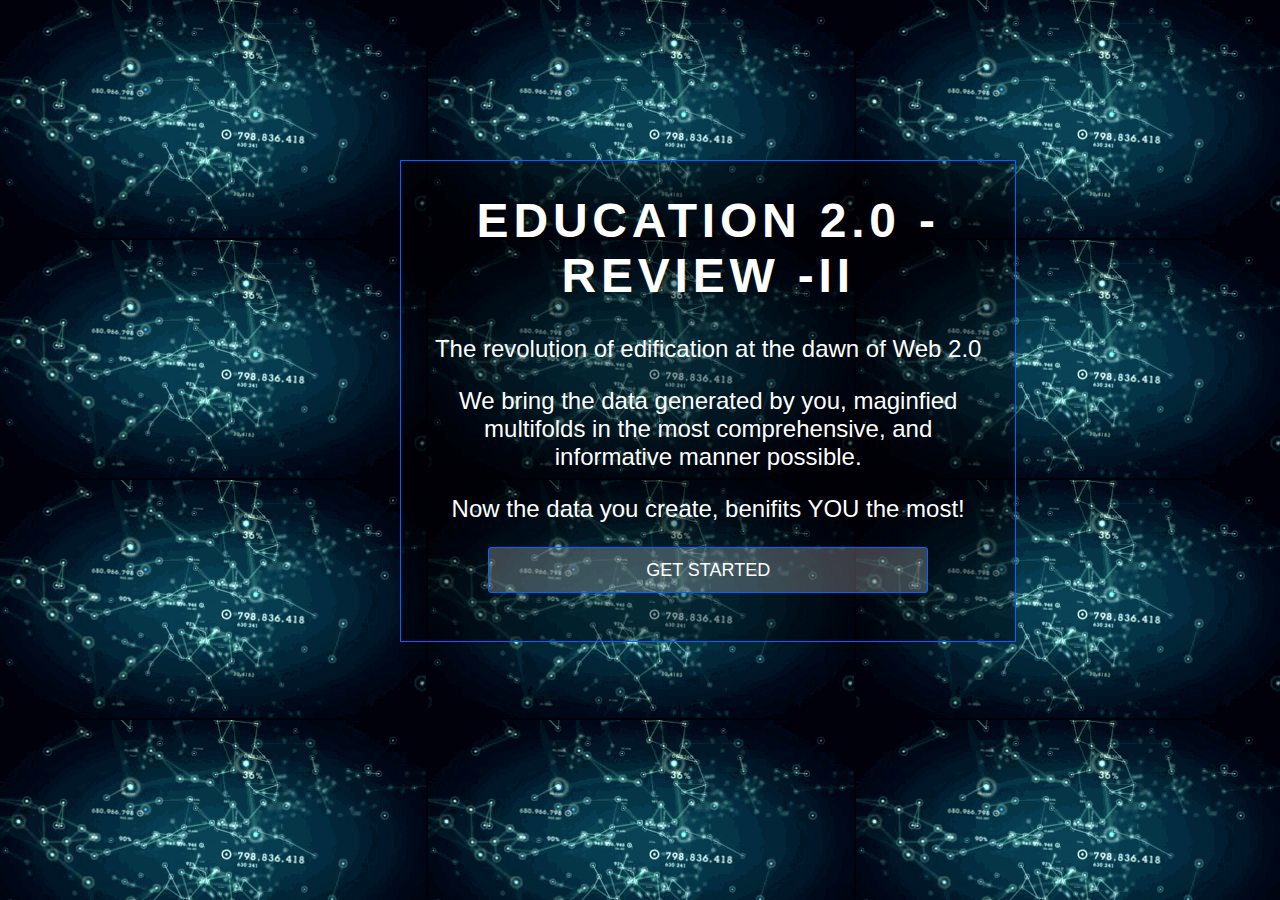
<file: index.html>
<!DOCTYPE html>
<html>
<head>
	<title>Education 2.0 | Home</title>
	<link rel="stylesheet" type="text/css" href="styles.css">

</head>
<body>
<div id="polina">
<h1>Education 2.0 - Review -II</h1>
<p>The revolution of edification at the dawn of Web 2.0</p>
<p>We bring the data generated by you, maginfied multifolds in the most comprehensive, and informative manner possible.</p>
<p>Now the data you create, benifits YOU the most!</p>
<button><a href="page2.html" class="button">GET STARTED</a></button>
<script>
  window.fbAsyncInit = function() {
    FB.init({
      appId      : '158901541334177',
      cookie     : true,
      xfbml      : true,
      version    : 'v2.8'
    });
    FB.AppEvents.logPageView();   
  };

  (function(d, s, id){
     var js, fjs = d.getElementsByTagName(s)[0];
     if (d.getElementById(id)) {return;}
     js = d.createElement(s); js.id = id;
     js.src = "//connect.facebook.net/en_US/sdk.js";
     fjs.parentNode.insertBefore(js, fjs);
   }(document, 'script', 'facebook-jssdk'));
</script>

<div id="fb-root"></div>

<script>(function(d, s, id) {
  var js, fjs = d.getElementsByTagName(s)[0];
  if (d.getElementById(id)) return;
  js = d.createElement(s); js.id = id;
  js.src = "//connect.facebook.net/en_GB/sdk.js#xfbml=1&version=v2.10&appId=158901541334177";
  fjs.parentNode.insertBefore(js, fjs);
}(document, 'script', 'facebook-jssdk'));</script>
  <div style="margin-left=100px;"></div><div class="fb-login-button" data-width="330" data-max-rows="1" data-size="large" data-button-type="login_with" data-show-faces="false" data-auto-logout-link="false" data-use-continue-as="true" ></div>

</div>
</body>
</html>
</file>
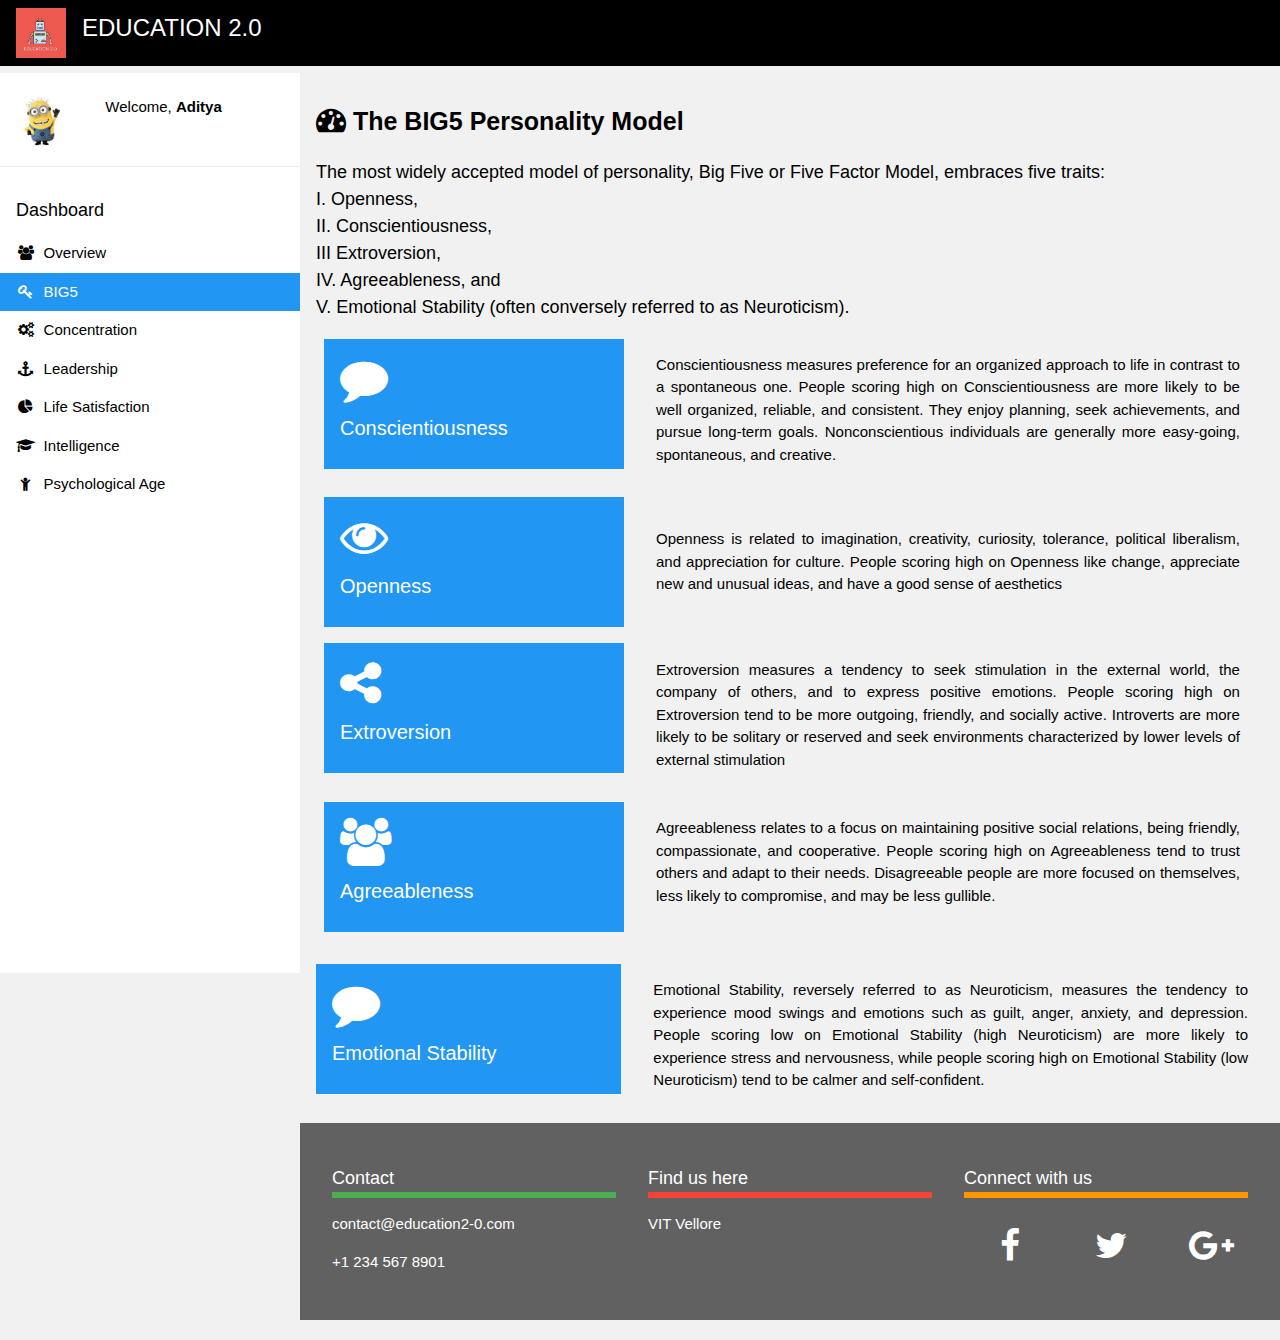
<file: BIG5.html>
<!DOCTYPE html>
<html>
<title>Education 2.0</title>
<meta charset="UTF-8">
<meta name="viewport" content="width=device-width, initial-scale=1">
<link rel="stylesheet" href="https://www.w3schools.com/w3css/4/w3.css">
<link rel="stylesheet" href="https://fonts.googleapis.com/css?family=Raleway">
<link rel="stylesheet" href="https://cdnjs.cloudflare.com/ajax/libs/font-awesome/4.7.0/css/font-awesome.min.css">
<style>
body{
  font-family: Helvetica;
  margin: 0%;
}
html,h1,h2,h3,h4,h5 {font-family: Helvetica;}
</style>
<body class="w3-light-grey">

<!-- Top container -->
<div class="w3-bar w3-top w3-black w3-large" style="z-index:4">
  <button class="w3-bar-item w3-button w3-hide-large w3-hover-none w3-hover-text-light-grey" onclick="w3_open();"><i class="fa fa-bars"></i>  Menu</button>
  <span class="w3-bar-item w3-left"><img src="3.png" style="height: 50px;width: 50px;"></span>
  <h3>EDUCATION 2.0</h3>
</div>

<!-- Sidebar/menu -->
<nav class="w3-sidebar w3-collapse w3-white w3-animate-left" style="z-index:3;width:300px;margin-top: 30px" id="mySidebar"><br>
  <div class="w3-container w3-row">
    <div class="w3-col s4">
      <img src="2.png" class="w3-circle w3-margin-right" style="width:50px">
    </div>
    <div class="w3-col s8 w3-bar">
      <span>Welcome, <strong>Aditya</strong></span><br>    </div>
  </div>
  <hr>
  <div class="w3-container">
    <h5>Dashboard</h5>
  </div>
  <div class="w3-bar-block">
    <a href="#" class="w3-bar-item w3-button w3-padding-16 w3-hide-large w3-dark-grey w3-hover-black" onclick="w3_close()" title="close menu"><i class="fa fa-remove fa-fw"></i>  Close Menu</a>

    <a href="page2.html" class="w3-bar-item w3-button w3-padding"><i class="fa fa-users fa-fw"></i>  Overview</a>
    <a href="BIG5.html" class="w3-bar-item w3-button w3-padding  w3-blue"><i class="fa fa-key fa-fw"></i>  BIG5</a>
    <a href="Concentration.html" class="w3-bar-item w3-button w3-padding"><i class="fa fa-cogs fa-fw"></i>  Concentration</a>
    <a href="lead.html" class="w3-bar-item w3-button w3-padding"><i class="fa fa-anchor fa-fw"></i>  Leadership</a>
    <a href="lifeSat.html" class="w3-bar-item w3-button w3-padding"><i class="fa fa-pie-chart fa-fw"></i>  Life Satisfaction</a>
    <a href="intelligence.html" class="w3-bar-item w3-button w3-padding"><i class="fa fa-mortar-board fa-fw"></i>  Intelligence</a>
    <a href="psyAge.html" class="w3-bar-item w3-button w3-padding"><i class="fa fa-child fa-fw"></i>  Psychological Age</a>
    </div>
</nav>


<div class="w3-overlay w3-hide-large w3-animate-opacity" onclick="w3_close()" style="cursor:pointer" title="close side menu" id="myOverlay"></div>

<!-- !PAGE CONTENT! -->
<div class="w3-main" style="margin-left:300px;margin-top:43px;padding-bottom: 20px">

  <!-- Header -->
  <header class="w3-container" style="padding-top:50px">
    <h5 style="font-size: 25px;"><b><i class="fa fa-dashboard" style="font-size:30px;"></i> The BIG5 Personality Model</b></h5>
      <p style="font-size: 18px;">The most widely accepted model of personality, Big Five or Five Factor Model, embraces ﬁve traits:<br> I. Openness, <br> II. Conscientiousness,<br> III Extroversion,<br> IV. Agreeableness, and <br>V. Emotional Stability (often conversely referred to as Neuroticism). </p>
  </header>

  <div class="w3-row-padding w3-margin-bottom">
    <div class="w3-row-padding w3-margin-bottom">
    <div class="w3-third">
      <div class="w3-container w3-blue w3-padding-16">
        <div class="w3-left"><i class="fa fa-comment w3-xxxlarge"></i></div>
        <div class="w3-right">
          <h3></h3>
        </div>
        <div class="w3-clear"></div>
        <h4>Conscientiousness</h4>
      </div>
      </div>
<div class="w3-twothird">
      <div class="w3-container">
        <div class="w3-right">
        <p style="text-align: justify;">Conscientiousness measures preference for an organized approach to life in contrast to a spontaneous one. People scoring high on Conscientiousness are more likely to be well organized, reliable, and consistent. They enjoy planning, seek achievements, and pursue long-term goals. Nonconscientious individuals are generally more easy-going, spontaneous, and creative.</p>
      </div>
      </div>     	
      </div>
    </div>
    <div class="w3-row-padding w3-margin-bottom">
    <div class="w3-third">
      <div class="w3-container w3-blue w3-padding-16">
        <div class="w3-left"><i class="fa fa-eye w3-xxxlarge"></i></div>
        <div class="w3-right">
          <h3></h3>
        </div>
        <div class="w3-clear"></div>
        <h4>Openness</h4>
      </div>
      </div>
      <div class="w3-twothird">
      <div class="w3-container w3-padding-16">
        <div class="w3-right">
        <p style="text-align: justify;">Openness is related to imagination, creativity, curiosity, tolerance, political liberalism, and appreciation for culture. People scoring high on Openness like change, appreciate new and unusual ideas, and have a good sense of aesthetics</p>
      </div>
      </div>     	
      </div>
    </div>
    <div class="w3-row-padding w3-margin-bottom">
    <div class="w3-third">
      <div class="w3-container w3-blue w3-padding-16">
        <div class="w3-left"><i class="fa fa-share-alt w3-xxxlarge"></i></div>
        <div class="w3-right">
          <h3></h3>
        </div>
        <div class="w3-clear"></div>
        <h4>Extroversion</h4>
      </div>
      </div>
       <div class="w3-twothird">
      <div class="w3-container">
        <div class="w3-right">
        <p style="text-align: justify;">Extroversion measures a tendency to seek stimulation in the external world, the company of others, and to express positive emotions. People scoring high on Extroversion tend to be more outgoing, friendly, and socially active. Introverts are more likely to be solitary or reserved and seek environments characterized by lower levels of external stimulation</p>
      </div>
      </div>     	
      </div>
    </div>
    <div class="w3-row-padding w3-margin-bottom">
    <div class="w3-third">
      <div class="w3-container w3-blue w3-text-white w3-padding-16">
        <div class="w3-left"><i class="fa fa-users w3-xxxlarge"></i></div>
        <div class="w3-right">
          <h3></h3>
        </div>
        <div class="w3-clear"></div>
        <h4>Agreeableness</h4>
      </div>
    </div>
      <div class="w3-twothird">
      <div class="w3-container">
        <div class="w3-right">
        <p style="text-align: justify;">Agreeableness relates to a focus on maintaining positive social relations, being friendly, compassionate, and cooperative. People scoring high on Agreeableness tend to trust others and adapt to their needs. Disagreeable people are more focused on themselves, less likely to compromise, and may be less gullible.</p>
      </div>
      </div>     	
      </div>
  </div>
  </div>
    <div class="w3-row-padding w3-margin-bottom">
	<div class="w3-third">
      <div class="w3-container w3-blue w3-padding-16">
        <div class="w3-left"><i class="fa fa-comment w3-xxxlarge"></i></div>
        <div class="w3-right">
          <h3></h3>
        </div>
        <div class="w3-clear"></div>
        <h4>Emotional Stability</h4>
      </div>
    </div>
      <div class="w3-twothird">
      <div class="w3-container">
        <div class="w3-right">
        <p style="text-align: justify;">Emotional Stability, reversely referred to as Neuroticism, measures the tendency to experience mood swings and emotions such as guilt, anger, anxiety, and depression. People scoring low on Emotional Stability (high Neuroticism) are more likely to experience stress and nervousness, while people scoring high on Emotional Stability (low Neuroticism) tend to be calmer and self-conﬁdent.</p>
      </div>
      </div>     	
      </div>
  </div>
  <div class="w3-container w3-dark-grey w3-padding-32">
    <div class="w3-row">
      <div class="w3-container w3-third">
        <h5 class="w3-bottombar w3-border-green">Contact</h5>
        <p>contact@education2-0.com</p>
        <p>+1 234 567 8901</p>
        <p></p>
      </div>
      <div class="w3-container w3-third">
        <h5 class="w3-bottombar w3-border-red">Find us here</h5>
        <p>VIT Vellore</p>
        <p></p>
        <p></p>
      </div>
      <div class="w3-container w3-third" >
        <h5 class="w3-bottombar w3-border-orange">Connect with us</h5>
        <div class="w3-container w3-third" >
        <a href="#" class="fa fa-facebook" style="padding: 20px;font-size: 35px;width: 30px;text-align: center;text-decoration: none;border-radius: 50%;"></a>
      </div>
        <div class="w3-container w3-third" >
        <a href="#" class="fa fa-twitter" style="padding: 20px;font-size: 35px;width: 30px;text-align: center;text-decoration: none;border-radius: 50%;"></a>
      </div>
        <div class="w3-container w3-third" >
        <a href="#" class="fa fa-google-plus" style="padding: 20px;font-size: 35px;width: 30px;text-align: center;text-decoration: none;border-radius: 50%;"></a>     
      </div>

      </div>
    </div>
  </div>
</div>

<script>
var mySidebar = document.getElementById("mySidebar");

var overlayBg = document.getElementById("myOverlay");

function w3_open() {
    if (mySidebar.style.display === 'block') {
        mySidebar.style.display = 'none';
        overlayBg.style.display = "none";
    } else {
        mySidebar.style.display = 'block';
        overlayBg.style.display = "block";
    }
}

function w3_close() {
    mySidebar.style.display = "none";
    overlayBg.style.display = "none";
}
</script>

</body>
</html>
</file>
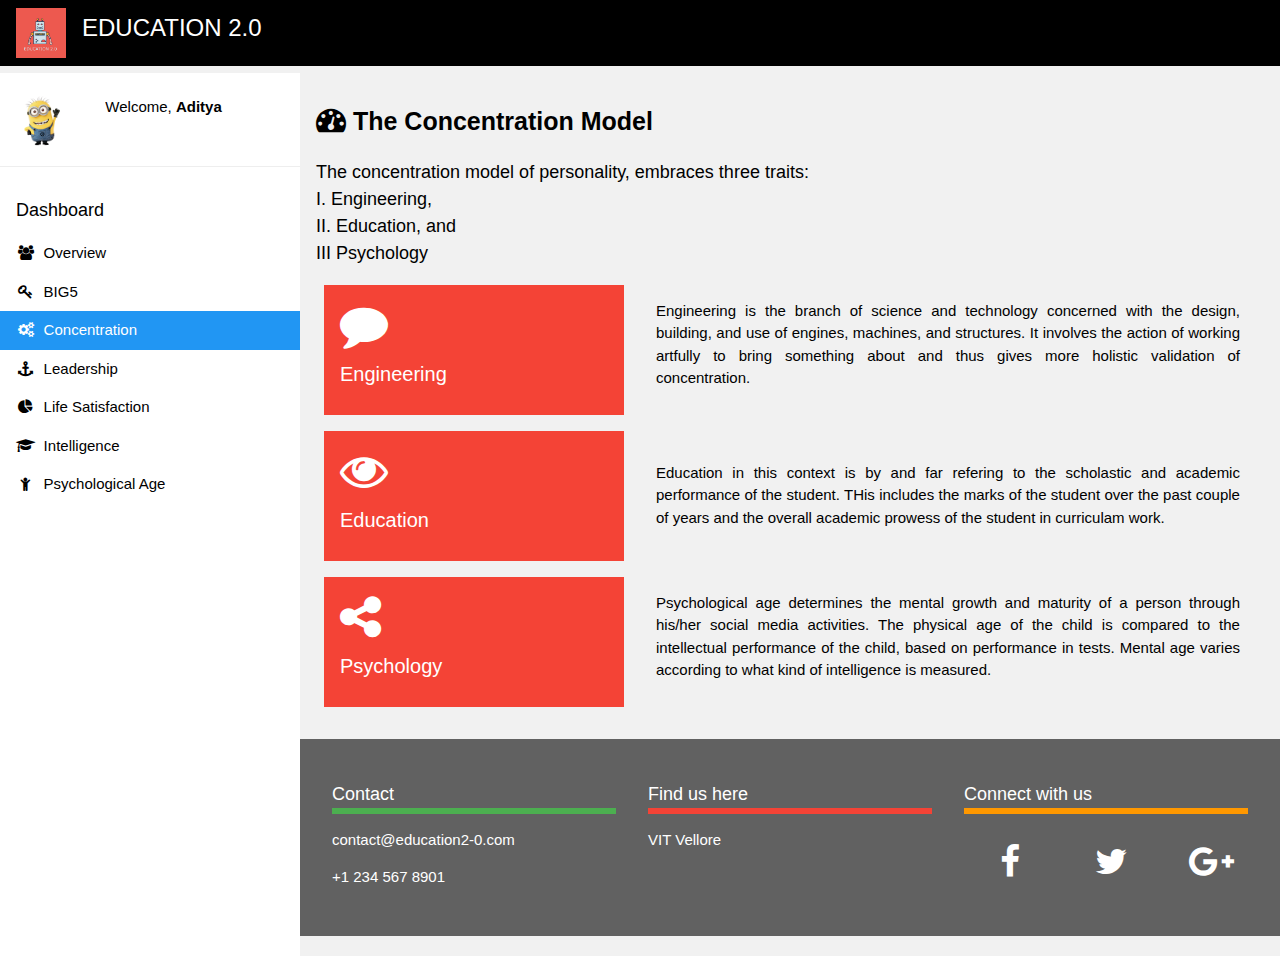
<file: Concentration.html>
<!DOCTYPE html>
<html>
<title>Education 2.0</title>
<meta charset="UTF-8">
<meta name="viewport" content="width=device-width, initial-scale=1">
<link rel="stylesheet" href="https://www.w3schools.com/w3css/4/w3.css">
<link rel="stylesheet" href="https://fonts.googleapis.com/css?family=Raleway">
<link rel="stylesheet" href="https://cdnjs.cloudflare.com/ajax/libs/font-awesome/4.7.0/css/font-awesome.min.css">
<style>
body{
  font-family: Helvetica;
  margin: 0%;
}
html,h1,h2,h3,h4,h5 {font-family: Helvetica;}
</style>
<body class="w3-light-grey">

<!-- Top container -->
<div class="w3-bar w3-top w3-black w3-large" style="z-index:4">
  <button class="w3-bar-item w3-button w3-hide-large w3-hover-none w3-hover-text-light-grey" onclick="w3_open();"><i class="fa fa-bars"></i>  Menu</button>
  <span class="w3-bar-item w3-left"><img src="3.png" style="height: 50px;width: 50px;"></span>
  <h3>EDUCATION 2.0</h3>
</div>

<!-- Sidebar/menu -->
<nav class="w3-sidebar w3-collapse w3-white w3-animate-left" style="z-index:3;width:300px;margin-top: 30px" id="mySidebar"><br>
  <div class="w3-container w3-row">
    <div class="w3-col s4">
      <img src="2.png" class="w3-circle w3-margin-right" style="width:50px">
    </div>
    <div class="w3-col s8 w3-bar">
      <span>Welcome, <strong>Aditya</strong></span><br>    </div>
  </div>
  <hr>
  <div class="w3-container">
    <h5>Dashboard</h5>
  </div>
  <div class="w3-bar-block">
    <a href="#" class="w3-bar-item w3-button w3-padding-16 w3-hide-large w3-dark-grey w3-hover-black" onclick="w3_close()" title="close menu"><i class="fa fa-remove fa-fw"></i>  Close Menu</a>

       <a href="page2.html" class="w3-bar-item w3-button w3-padding"><i class="fa fa-users fa-fw"></i>  Overview</a>
    <a href="BIG5.html" class="w3-bar-item w3-button w3-padding "><i class="fa fa-key fa-fw"></i>  BIG5</a>
    <a href="Concentration.html" class="w3-bar-item w3-button w3-padding w3-blue"><i class="fa fa-cogs fa-fw"></i>  Concentration</a>
    <a href="lead.html" class="w3-bar-item w3-button w3-padding"><i class="fa fa-anchor fa-fw"></i>  Leadership</a>
    <a href="lifeSat.html" class="w3-bar-item w3-button w3-padding"><i class="fa fa-pie-chart fa-fw"></i>  Life Satisfaction</a>
    <a href="intelligence.html" class="w3-bar-item w3-button w3-padding"><i class="fa fa-mortar-board fa-fw"></i>  Intelligence</a>
    <a href="psyAge.html" class="w3-bar-item w3-button w3-padding"><i class="fa fa-child fa-fw"></i>  Psychological Age</a>
     </div>
</nav>


<div class="w3-overlay w3-hide-large w3-animate-opacity" onclick="w3_close()" style="cursor:pointer" title="close side menu" id="myOverlay"></div>

<!-- !PAGE CONTENT! -->
<div class="w3-main" style="margin-left:300px;margin-top:43px;padding-bottom: 20px">

  <!-- Header -->
  <header class="w3-container" style="padding-top:50px">
    <h5 style="font-size: 25px;"><b><i class="fa fa-dashboard" style="font-size:30px;"></i> The Concentration Model</b></h5>
      <p style="font-size: 18px;">The concentration model of personality, embraces three traits:<br> I. Engineering, <br> II. Education, and<br> III Psychology</p>
  </header>

  <div class="w3-row-padding w3-margin-bottom">
    <div class="w3-row-padding w3-margin-bottom">
    <div class="w3-third">
      <div class="w3-container w3-red w3-padding-16">
        <div class="w3-left"><i class="fa fa-comment w3-xxxlarge"></i></div>
        <div class="w3-right">
          <h3></h3>
        </div>
        <div class="w3-clear"></div>
        <h4>Engineering</h4>
      </div>
      </div>
<div class="w3-twothird">
      <div class="w3-container">
        <div class="w3-right">
        <p style="text-align: justify;">Engineering is the branch of science and technology concerned with the design, building, and use of engines, machines, and structures. It involves the action of working artfully to bring something about and thus gives more holistic validation of concentration.</p>
      </div>
      </div>     	
      </div>
    </div>
    <div class="w3-row-padding w3-margin-bottom">
    <div class="w3-third">
      <div class="w3-container w3-red w3-padding-16">
        <div class="w3-left"><i class="fa fa-eye w3-xxxlarge"></i></div>
        <div class="w3-right">
          <h3></h3>
        </div>
        <div class="w3-clear"></div>
        <h4>Education</h4>
      </div>
      </div>
      <div class="w3-twothird">
      <div class="w3-container w3-padding-16">
        <div class="w3-right">
        <p style="text-align: justify;">Education in this context is by and far refering to the scholastic and academic performance of the student. THis includes the marks of the student over the past couple of years and the overall academic prowess of the student in curriculam work.</p>
      </div>
      </div>     	
      </div>
    </div>
    <div class="w3-row-padding w3-margin-bottom">
    <div class="w3-third">
      <div class="w3-container w3-red w3-padding-16">
        <div class="w3-left"><i class="fa fa-share-alt w3-xxxlarge"></i></div>
        <div class="w3-right">
          <h3></h3>
        </div>
        <div class="w3-clear"></div>
        <h4>Psychology</h4>
      </div>
      </div>
       <div class="w3-twothird">
      <div class="w3-container">
        <div class="w3-right">
        <p style="text-align: justify;">Psychological age determines the mental growth and maturity of a person through his/her social media activities. The physical age of the child is compared to the intellectual performance of the child, based on performance in tests. Mental age varies according to what kind of intelligence is measured.</p>
      </div>
      </div>     	
      </div>
    </div>

  </div>
  <div class="w3-container w3-dark-grey w3-padding-32">
    <div class="w3-row">
      <div class="w3-container w3-third">
        <h5 class="w3-bottombar w3-border-green">Contact</h5>
        <p>contact@education2-0.com</p>
        <p>+1 234 567 8901</p>
        <p></p>
      </div>
      <div class="w3-container w3-third">
        <h5 class="w3-bottombar w3-border-red">Find us here</h5>
        <p>VIT Vellore</p>
        <p></p>
        <p></p>
      </div>
      <div class="w3-container w3-third" >
        <h5 class="w3-bottombar w3-border-orange">Connect with us</h5>
        <div class="w3-container w3-third" >
        <a href="#" class="fa fa-facebook" style="padding: 20px;font-size: 35px;width: 30px;text-align: center;text-decoration: none;border-radius: 50%;"></a>
      </div>
        <div class="w3-container w3-third" >
        <a href="#" class="fa fa-twitter" style="padding: 20px;font-size: 35px;width: 30px;text-align: center;text-decoration: none;border-radius: 50%;"></a>
      </div>
        <div class="w3-container w3-third" >
        <a href="#" class="fa fa-google-plus" style="padding: 20px;font-size: 35px;width: 30px;text-align: center;text-decoration: none;border-radius: 50%;"></a>     
      </div>

      </div>
    </div>
  </div>
</div>

<script>
var mySidebar = document.getElementById("mySidebar");

var overlayBg = document.getElementById("myOverlay");

function w3_open() {
    if (mySidebar.style.display === 'block') {
        mySidebar.style.display = 'none';
        overlayBg.style.display = "none";
    } else {
        mySidebar.style.display = 'block';
        overlayBg.style.display = "block";
    }
}

function w3_close() {
    mySidebar.style.display = "none";
    overlayBg.style.display = "none";
}
</script>

</body>
</html>
</file>
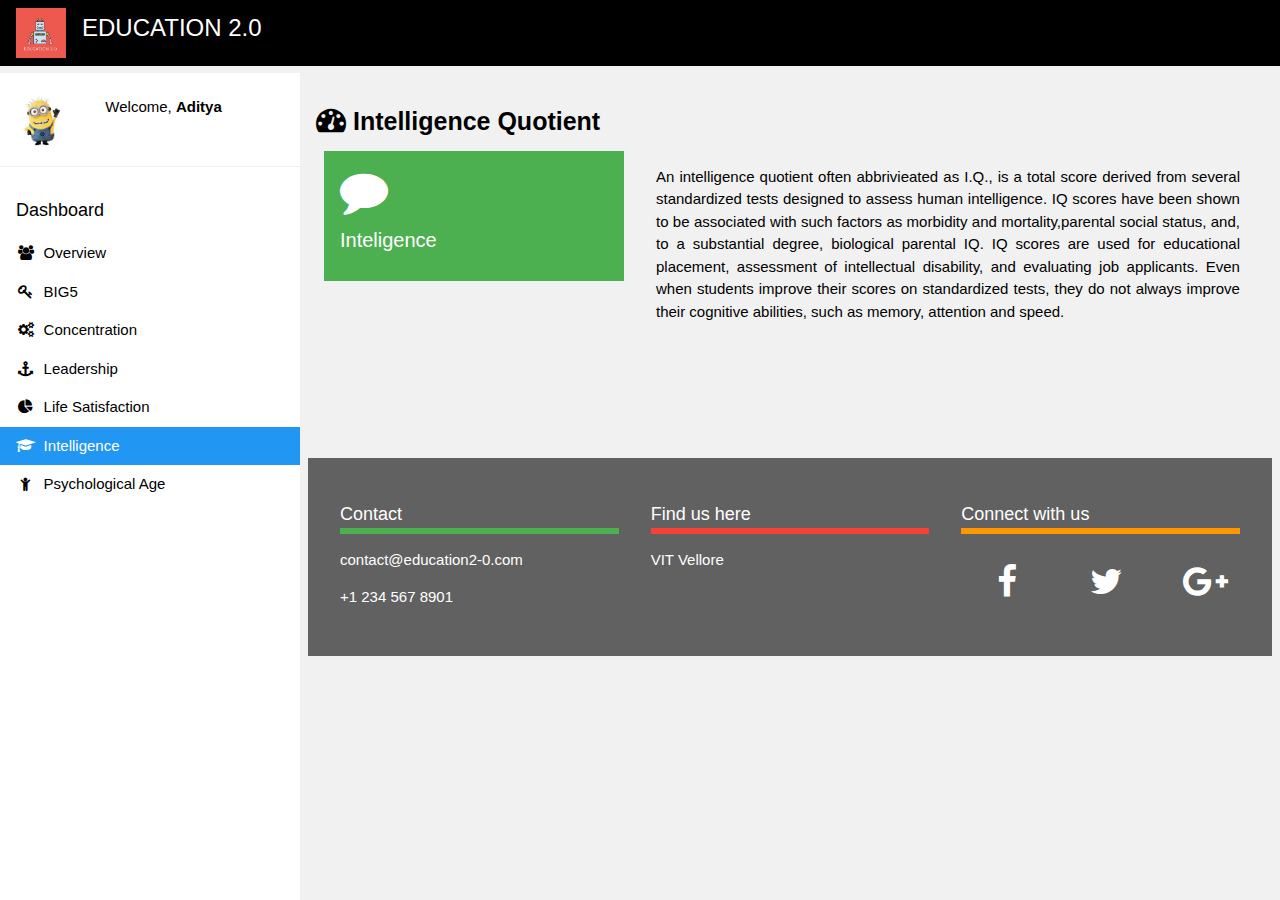
<file: intelligence.html>
<!DOCTYPE html>
<html>
<title>Education 2.0</title>
<meta charset="UTF-8">
<meta name="viewport" content="width=device-width, initial-scale=1">
<link rel="stylesheet" href="https://www.w3schools.com/w3css/4/w3.css">
<link rel="stylesheet" href="https://fonts.googleapis.com/css?family=Raleway">
<link rel="stylesheet" href="https://cdnjs.cloudflare.com/ajax/libs/font-awesome/4.7.0/css/font-awesome.min.css">
<style>
body{
  font-family: Helvetica;
  margin: 0%;
}
html,h1,h2,h3,h4,h5 {font-family: Helvetica;}
</style>
<body class="w3-light-grey">

<!-- Top container -->
<div class="w3-bar w3-top w3-black w3-large" style="z-index:4">
  <button class="w3-bar-item w3-button w3-hide-large w3-hover-none w3-hover-text-light-grey" onclick="w3_open();"><i class="fa fa-bars"></i>  Menu</button>
  <span class="w3-bar-item w3-left"><img src="3.png" style="height: 50px;width: 50px;"></span>
  <h3>EDUCATION 2.0</h3>
</div>

<!-- Sidebar/menu -->
<nav class="w3-sidebar w3-collapse w3-white w3-animate-left" style="z-index:3;width:300px;margin-top: 30px" id="mySidebar"><br>
  <div class="w3-container w3-row">
    <div class="w3-col s4">
      <img src="2.png" class="w3-circle w3-margin-right" style="width:50px">
    </div>
    <div class="w3-col s8 w3-bar">
      <span>Welcome, <strong>Aditya</strong></span><br>    </div>
  </div>
  <hr>
  <div class="w3-container">
    <h5>Dashboard</h5>
  </div>
  <div class="w3-bar-block">
    <a href="#" class="w3-bar-item w3-button w3-padding-16 w3-hide-large w3-dark-grey w3-hover-black" onclick="w3_close()" title="close menu"><i class="fa fa-remove fa-fw"></i>  Close Menu</a>

    <a href="page2.html" class="w3-bar-item w3-button w3-padding"><i class="fa fa-users fa-fw"></i>  Overview</a>
    <a href="BIG5.html" class="w3-bar-item w3-button w3-padding"><i class="fa fa-key fa-fw"></i>  BIG5</a>
    <a href="Concentration.html" class="w3-bar-item w3-button w3-padding"><i class="fa fa-cogs fa-fw"></i>  Concentration</a>
    <a href="lead.html" class="w3-bar-item w3-button w3-padding"><i class="fa fa-anchor fa-fw"></i>  Leadership</a>
    <a href="lifeSat.html" class="w3-bar-item w3-button w3-padding"><i class="fa fa-pie-chart fa-fw"></i>  Life Satisfaction</a>
    <a href="intelligence.html" class="w3-bar-item w3-button w3-padding  w3-blue"><i class="fa fa-mortar-board fa-fw"></i>  Intelligence</a>
    <a href="psyAge.html" class="w3-bar-item w3-button w3-padding"><i class="fa fa-child fa-fw"></i>  Psychological Age</a>  
    </div>
</nav>


<div class="w3-overlay w3-hide-large w3-animate-opacity" onclick="w3_close()" style="cursor:pointer" title="close side menu" id="myOverlay"></div>

<!-- !PAGE CONTENT! -->
<div class="w3-main" style="margin-left:300px;margin-top:43px;padding-bottom: 20px">

  <!-- Header -->
  <header class="w3-container" style="padding-top:50px">
    <h5 style="font-size: 25px;"><b><i class="fa fa-dashboard" style="font-size:30px;"></i> Intelligence Quotient</b></h5>
      
  </header>

  <div class="w3-row-padding w3-margin-bottom">
  
    <div class="w3-row-padding w3-margin-bottom">
	<div class="w3-third">
      <div class="w3-container w3-green w3-padding-16">
        <div class="w3-left"><i class="fa fa-comment w3-xxxlarge"></i></div>
        <div class="w3-right">
          <h3></h3>
        </div>
        <div class="w3-clear"></div>
        <h4>Inteligence</h4>
      </div>
    </div>
      <div class="w3-twothird">
      <div class="w3-container">
        <div class="w3-right">
        <p style="text-align: justify;">An intelligence quotient often abbrivieated as I.Q., is a total score derived from several standardized tests designed to assess human intelligence. IQ scores have been shown to be associated with such factors as morbidity and mortality,parental social status, and, to a substantial degree, biological parental IQ. IQ scores are used for educational placement, assessment of intellectual disability, and evaluating job applicants. Even when students improve their scores on standardized tests, they do not always improve their cognitive abilities, such as memory, attention and speed.</p>
      </div>
      </div>     	
      </div>
  </div>
    <div style="margin-top: 120px;"></div>
  <div class="w3-container w3-dark-grey w3-padding-32">
    <div class="w3-row">
      <div class="w3-container w3-third">
        <h5 class="w3-bottombar w3-border-green">Contact</h5>
        <p>contact@education2-0.com</p>
        <p>+1 234 567 8901</p>
        <p></p>
      </div>
      <div class="w3-container w3-third">
        <h5 class="w3-bottombar w3-border-red">Find us here</h5>
        <p>VIT Vellore</p>
        <p></p>
        <p></p>
      </div>
      <div class="w3-container w3-third" >
        <h5 class="w3-bottombar w3-border-orange">Connect with us</h5>
        <div class="w3-container w3-third" >
        <a href="#" class="fa fa-facebook" style="padding: 20px;font-size: 35px;width: 30px;text-align: center;text-decoration: none;border-radius: 50%;"></a>
      </div>
        <div class="w3-container w3-third" >
        <a href="#" class="fa fa-twitter" style="padding: 20px;font-size: 35px;width: 30px;text-align: center;text-decoration: none;border-radius: 50%;"></a>
      </div>
        <div class="w3-container w3-third" >
        <a href="#" class="fa fa-google-plus" style="padding: 20px;font-size: 35px;width: 30px;text-align: center;text-decoration: none;border-radius: 50%;"></a>     
      </div>

      </div>
    </div>
  </div>
</div>

<script>
var mySidebar = document.getElementById("mySidebar");

var overlayBg = document.getElementById("myOverlay");

function w3_open() {
    if (mySidebar.style.display === 'block') {
        mySidebar.style.display = 'none';
        overlayBg.style.display = "none";
    } else {
        mySidebar.style.display = 'block';
        overlayBg.style.display = "block";
    }
}

function w3_close() {
    mySidebar.style.display = "none";
    overlayBg.style.display = "none";
}
</script>

</body>
</html>
</file>
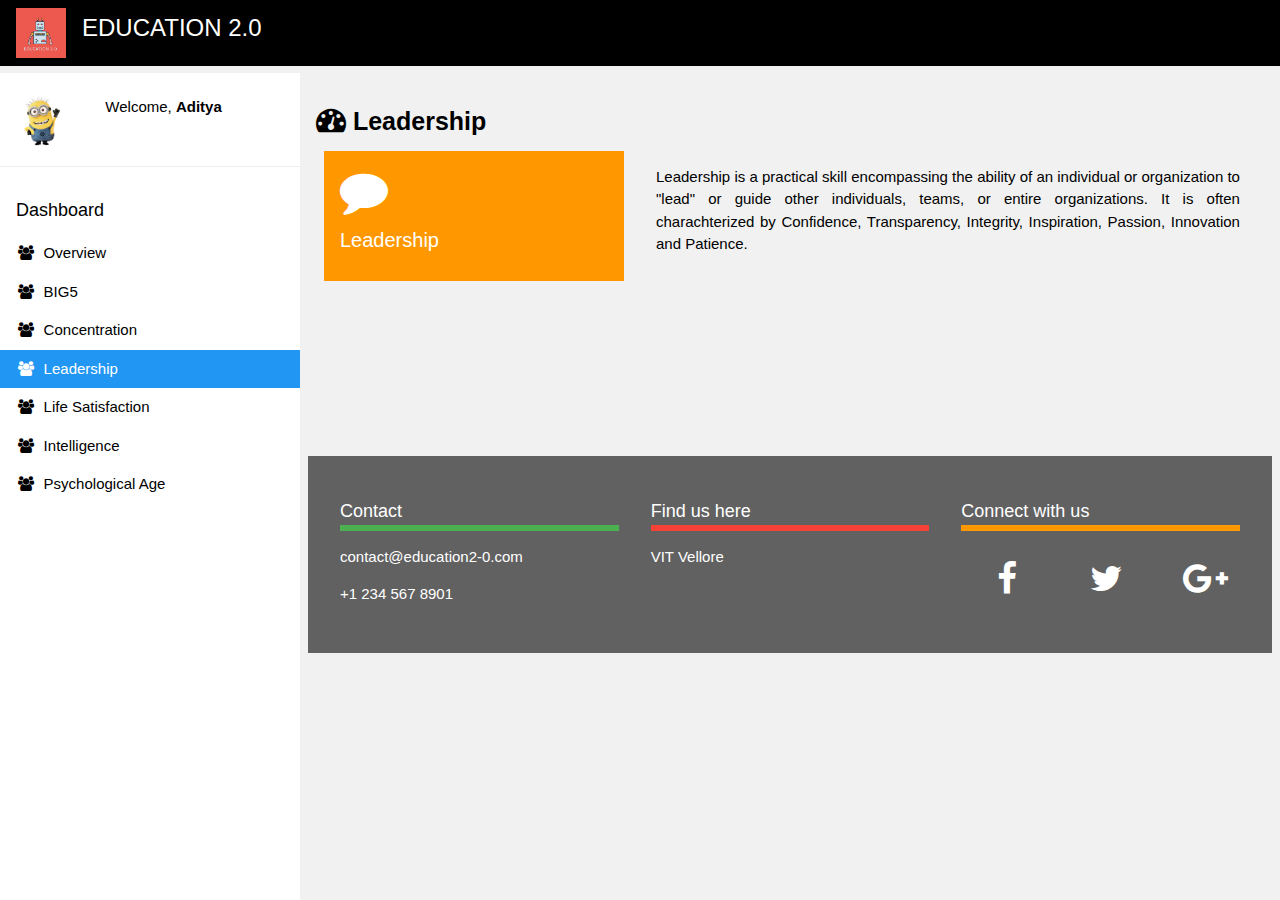
<file: lead.html>
<!DOCTYPE html>
<html>
<title>Education 2.0</title>
<meta charset="UTF-8">
<meta name="viewport" content="width=device-width, initial-scale=1">
<link rel="stylesheet" href="https://www.w3schools.com/w3css/4/w3.css">
<link rel="stylesheet" href="https://fonts.googleapis.com/css?family=Raleway">
<link rel="stylesheet" href="https://cdnjs.cloudflare.com/ajax/libs/font-awesome/4.7.0/css/font-awesome.min.css">
<style>
body{
  font-family: Helvetica;
  margin: 0%;
}
html,h1,h2,h3,h4,h5 {font-family: Helvetica;}
</style>
<body class="w3-light-grey">

<!-- Top container -->
<div class="w3-bar w3-top w3-black w3-large" style="z-index:4">
  <button class="w3-bar-item w3-button w3-hide-large w3-hover-none w3-hover-text-light-grey" onclick="w3_open();"><i class="fa fa-bars"></i>  Menu</button>
  <span class="w3-bar-item w3-left"><img src="3.png" style="height: 50px;width: 50px;"></span>
  <h3>EDUCATION 2.0</h3>
</div>

<!-- Sidebar/menu -->
<nav class="w3-sidebar w3-collapse w3-white w3-animate-left" style="z-index:3;width:300px;margin-top: 30px" id="mySidebar"><br>
  <div class="w3-container w3-row">
    <div class="w3-col s4">
      <img src="2.png" class="w3-circle w3-margin-right" style="width:50px">
    </div>
    <div class="w3-col s8 w3-bar">
      <span>Welcome, <strong>Aditya</strong></span><br>    </div>
  </div>
  <hr>
  <div class="w3-container">
    <h5>Dashboard</h5>
  </div>
  <div class="w3-bar-block">
    <a href="#" class="w3-bar-item w3-button w3-padding-16 w3-hide-large w3-dark-grey w3-hover-black" onclick="w3_close()" title="close menu"><i class="fa fa-remove fa-fw"></i>  Close Menu</a>

    <a href="page2.html" class="w3-bar-item w3-button w3-padding"><i class="fa fa-users fa-fw"></i>  Overview</a>
    <a href="BIG5.html" class="w3-bar-item w3-button w3-padding"><i class="fa fa-users fa-fw"></i>  BIG5</a>
    <a href="Concentration.html" class="w3-bar-item w3-button w3-padding"><i class="fa fa-users fa-fw"></i>  Concentration</a>
    <a href="lead.html" class="w3-bar-item w3-button w3-padding w3-blue"><i class="fa fa-users fa-fw"></i>  Leadership</a>
    <a href="lifeSat.html" class="w3-bar-item w3-button w3-padding"><i class="fa fa-users fa-fw"></i>  Life Satisfaction</a>
    <a href="intelligence.html" class="w3-bar-item w3-button w3-padding"><i class="fa fa-users fa-fw"></i>  Intelligence</a>
    <a href="psyAge.html" class="w3-bar-item w3-button w3-padding"><i class="fa fa-users fa-fw"></i>  Psychological Age</a>   
    </div>
</nav>


<div class="w3-overlay w3-hide-large w3-animate-opacity" onclick="w3_close()" style="cursor:pointer" title="close side menu" id="myOverlay"></div>

<!-- !PAGE CONTENT! -->
<div class="w3-main" style="margin-left:300px;margin-top:43px;padding-bottom: 20px">

  <!-- Header -->
  <header class="w3-container" style="padding-top:50px">
    <h5 style="font-size: 25px;"><b><i class="fa fa-dashboard" style="font-size:30px;"></i> Leadership</b></h5>
      
  </header>

  <div class="w3-row-padding w3-margin-bottom">
  
    <div class="w3-row-padding w3-margin-bottom">
	<div class="w3-third">
      <div class="w3-container w3-orange w3-text-white w3-padding-16">
        <div class="w3-left"><i class="fa fa-comment w3-xxxlarge"></i></div>
        <div class="w3-right">
          <h3></h3>
        </div>
        <div class="w3-clear"></div>
        <h4> Leadership </h4>
      </div>
    </div>
      <div class="w3-twothird">
      <div class="w3-container">
        <div class="w3-right">
        <p style="text-align: justify;">Leadership is a practical skill encompassing the ability of an individual or organization to "lead" or guide other individuals, teams, or entire organizations. It is often charachterized by Confidence, Transparency, Integrity, Inspiration, Passion, Innovation and Patience.</p>
      </div>
      </div>     	
      </div>
  </div>
  <div style="margin-top: 175px;"></div>
  <div class="w3-container w3-dark-grey w3-padding-32">
    <div class="w3-row">
      <div class="w3-container w3-third">
        <h5 class="w3-bottombar w3-border-green">Contact</h5>
        <p>contact@education2-0.com</p>
        <p>+1 234 567 8901</p>
        <p></p>
      </div>
      <div class="w3-container w3-third">
        <h5 class="w3-bottombar w3-border-red">Find us here</h5>
        <p>VIT Vellore</p>
        <p></p>
        <p></p>
      </div>
      <div class="w3-container w3-third" >
        <h5 class="w3-bottombar w3-border-orange">Connect with us</h5>
        <div class="w3-container w3-third" >
        <a href="#" class="fa fa-facebook" style="padding: 20px;font-size: 35px;width: 30px;text-align: center;text-decoration: none;border-radius: 50%;"></a>
      </div>
        <div class="w3-container w3-third" >
        <a href="#" class="fa fa-twitter" style="padding: 20px;font-size: 35px;width: 30px;text-align: center;text-decoration: none;border-radius: 50%;"></a>
      </div>
        <div class="w3-container w3-third" >
        <a href="#" class="fa fa-google-plus" style="padding: 20px;font-size: 35px;width: 30px;text-align: center;text-decoration: none;border-radius: 50%;"></a>     
      </div>

      </div>
    </div>
  </div>
</div>

<script>
var mySidebar = document.getElementById("mySidebar");

var overlayBg = document.getElementById("myOverlay");

function w3_open() {
    if (mySidebar.style.display === 'block') {
        mySidebar.style.display = 'none';
        overlayBg.style.display = "none";
    } else {
        mySidebar.style.display = 'block';
        overlayBg.style.display = "block";
    }
}

function w3_close() {
    mySidebar.style.display = "none";
    overlayBg.style.display = "none";
}
</script>

</body>
</html>
</file>
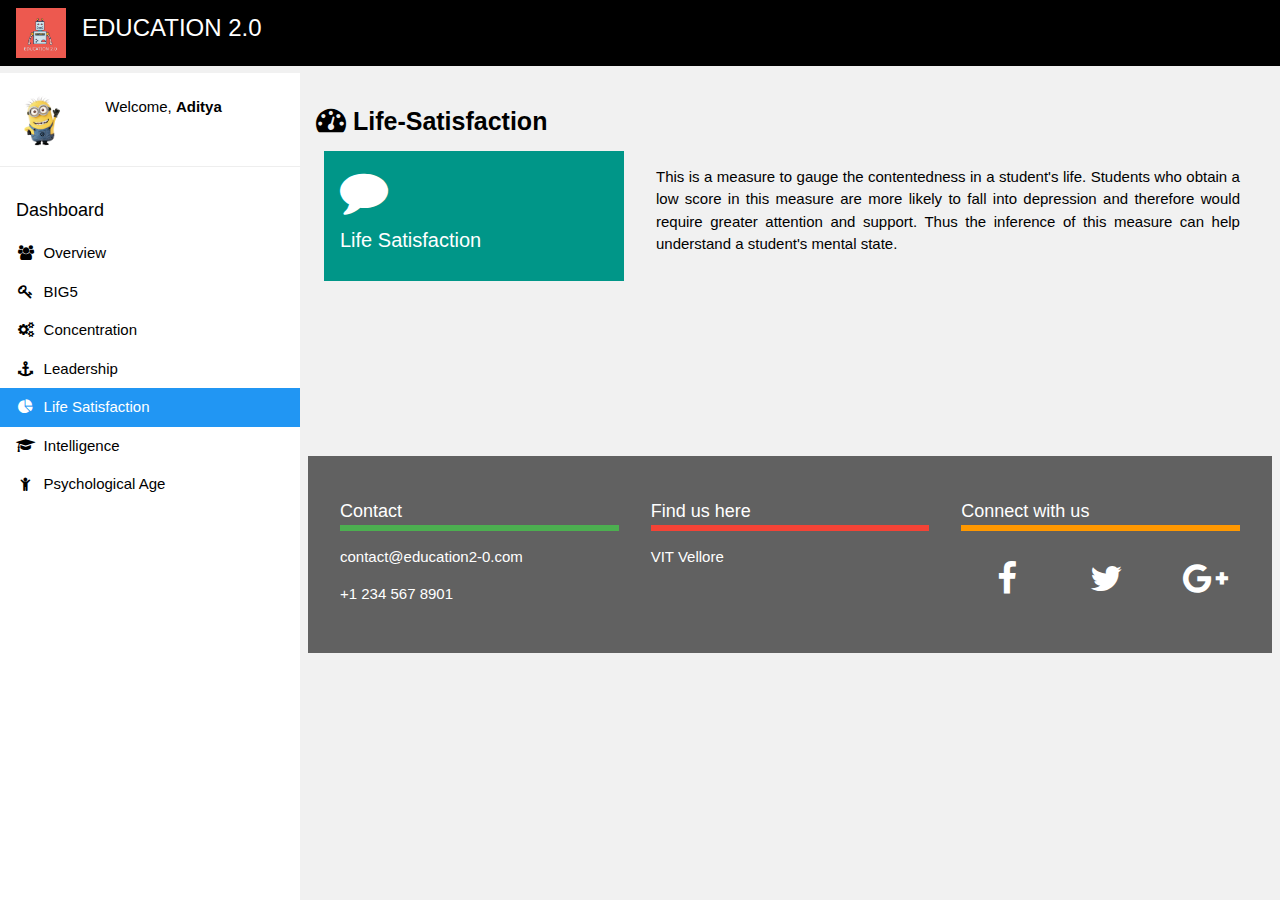
<file: lifeSat.html>
<!DOCTYPE html>
<html>
<title>Education 2.0</title>
<meta charset="UTF-8">
<meta name="viewport" content="width=device-width, initial-scale=1">
<link rel="stylesheet" href="https://www.w3schools.com/w3css/4/w3.css">
<link rel="stylesheet" href="https://fonts.googleapis.com/css?family=Raleway">
<link rel="stylesheet" href="https://cdnjs.cloudflare.com/ajax/libs/font-awesome/4.7.0/css/font-awesome.min.css">
<style>
body{
  font-family: Helvetica;
  margin: 0%;
}
html,h1,h2,h3,h4,h5 {font-family: Helvetica;}
</style>
<body class="w3-light-grey">

<!-- Top container -->
<div class="w3-bar w3-top w3-black w3-large" style="z-index:4">
  <button class="w3-bar-item w3-button w3-hide-large w3-hover-none w3-hover-text-light-grey" onclick="w3_open();"><i class="fa fa-bars"></i>  Menu</button>
  <span class="w3-bar-item w3-left"><img src="3.png" style="height: 50px;width: 50px;"></span>
  <h3>EDUCATION 2.0</h3>
</div>

<!-- Sidebar/menu -->
<nav class="w3-sidebar w3-collapse w3-white w3-animate-left" style="z-index:3;width:300px;margin-top: 30px" id="mySidebar"><br>
  <div class="w3-container w3-row">
    <div class="w3-col s4">
      <img src="2.png" class="w3-circle w3-margin-right" style="width:50px">
    </div>
    <div class="w3-col s8 w3-bar">
      <span>Welcome, <strong>Aditya</strong></span><br>    </div>
  </div>
  <hr>
  <div class="w3-container">
    <h5>Dashboard</h5>
  </div>
  <div class="w3-bar-block">
    <a href="#" class="w3-bar-item w3-button w3-padding-16 w3-hide-large w3-dark-grey w3-hover-black" onclick="w3_close()" title="close menu"><i class="fa fa-remove fa-fw"></i>  Close Menu</a>

    
    <a href="page2.html" class="w3-bar-item w3-button w3-padding"><i class="fa fa-users fa-fw"></i>  Overview</a>
    <a href="BIG5.html" class="w3-bar-item w3-button w3-padding"><i class="fa fa-key fa-fw"></i>  BIG5</a>
    <a href="Concentration.html" class="w3-bar-item w3-button w3-padding"><i class="fa fa-cogs fa-fw"></i>  Concentration</a>
    <a href="lead.html" class="w3-bar-item w3-button w3-padding"><i class="fa fa-anchor fa-fw"></i>  Leadership</a>
    <a href="lifeSat.html" class="w3-bar-item w3-button w3-padding  w3-blue"><i class="fa fa-pie-chart fa-fw"></i>  Life Satisfaction</a>
    <a href="intelligence.html" class="w3-bar-item w3-button w3-padding"><i class="fa fa-mortar-board fa-fw"></i>  Intelligence</a>
    <a href="psyAge.html" class="w3-bar-item w3-button w3-padding"><i class="fa fa-child fa-fw"></i>  Psychological Age</a></div>
</nav>


<div class="w3-overlay w3-hide-large w3-animate-opacity" onclick="w3_close()" style="cursor:pointer" title="close side menu" id="myOverlay"></div>

<!-- !PAGE CONTENT! -->
<div class="w3-main" style="margin-left:300px;margin-top:43px;padding-bottom: 20px">

  <!-- Header -->
  <header class="w3-container" style="padding-top:50px">
    <h5 style="font-size: 25px;"><b><i class="fa fa-dashboard" style="font-size:30px;"></i> Life-Satisfaction</b></h5>
      
  </header>

  <div class="w3-row-padding w3-margin-bottom">
  
    <div class="w3-row-padding w3-margin-bottom">
	<div class="w3-third">
      <div class="w3-container w3-teal w3-padding-16">
        <div class="w3-left"><i class="fa fa-comment w3-xxxlarge"></i></div>
        <div class="w3-right">
          <h3></h3>
        </div>
        <div class="w3-clear"></div>
        <h4>Life Satisfaction</h4>
      </div>
    </div>
      <div class="w3-twothird">
      <div class="w3-container">
        <div class="w3-right">
        <p style="text-align: justify;">This is a measure to gauge the contentedness in a student's life. Students who obtain a low score in this measure are more likely to fall into depression and therefore would require greater attention and support. Thus the inference of this measure can help understand a student's mental state.</p>
      </div>
      </div>     	
      </div>
  </div>
    <div style="margin-top: 175px;"></div>
  <div class="w3-container w3-dark-grey w3-padding-32">
    <div class="w3-row">
      <div class="w3-container w3-third">
        <h5 class="w3-bottombar w3-border-green">Contact</h5>
        <p>contact@education2-0.com</p>
        <p>+1 234 567 8901</p>
        <p></p>
      </div>
      <div class="w3-container w3-third">
        <h5 class="w3-bottombar w3-border-red">Find us here</h5>
        <p>VIT Vellore</p>
        <p></p>
        <p></p>
      </div>
      <div class="w3-container w3-third" >
        <h5 class="w3-bottombar w3-border-orange">Connect with us</h5>
        <div class="w3-container w3-third" >
        <a href="#" class="fa fa-facebook" style="padding: 20px;font-size: 35px;width: 30px;text-align: center;text-decoration: none;border-radius: 50%;"></a>
      </div>
        <div class="w3-container w3-third" >
        <a href="#" class="fa fa-twitter" style="padding: 20px;font-size: 35px;width: 30px;text-align: center;text-decoration: none;border-radius: 50%;"></a>
      </div>
        <div class="w3-container w3-third" >
        <a href="#" class="fa fa-google-plus" style="padding: 20px;font-size: 35px;width: 30px;text-align: center;text-decoration: none;border-radius: 50%;"></a>     
      </div>

      </div>
    </div>
  </div>
</div>

<script>
var mySidebar = document.getElementById("mySidebar");

var overlayBg = document.getElementById("myOverlay");

function w3_open() {
    if (mySidebar.style.display === 'block') {
        mySidebar.style.display = 'none';
        overlayBg.style.display = "none";
    } else {
        mySidebar.style.display = 'block';
        overlayBg.style.display = "block";
    }
}

function w3_close() {
    mySidebar.style.display = "none";
    overlayBg.style.display = "none";
}
</script>

</body>
</html>
</file>
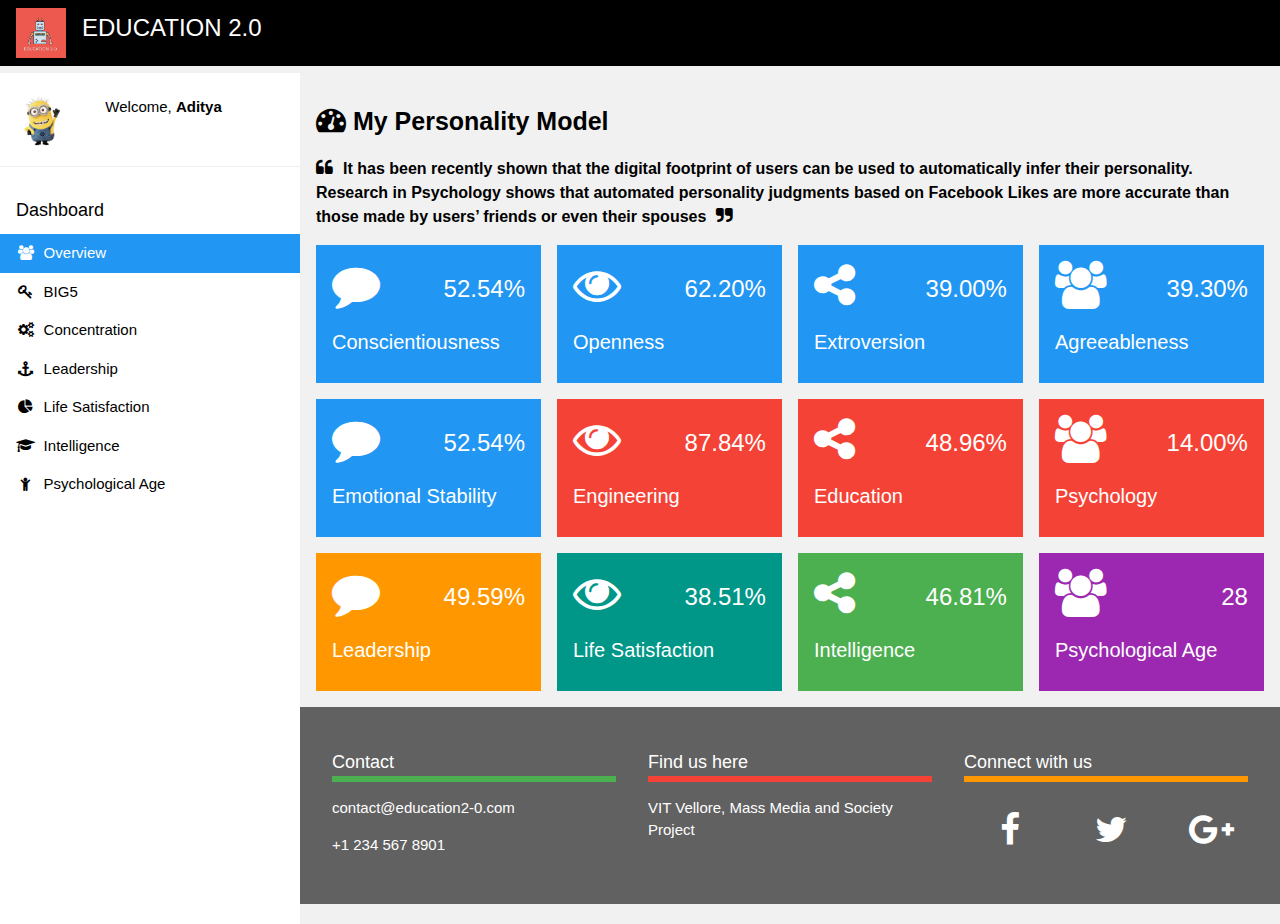
<file: page2.html>
<!DOCTYPE html>
<html>
<title>Education 2.0</title>
<meta charset="UTF-8">
<meta name="viewport" content="width=device-width, initial-scale=1">
<link rel="stylesheet" href="https://www.w3schools.com/w3css/4/w3.css">
<link rel="stylesheet" href="https://fonts.googleapis.com/css?family=Raleway">
<link rel="stylesheet" href="https://cdnjs.cloudflare.com/ajax/libs/font-awesome/4.7.0/css/font-awesome.min.css">
<style>
body{
  font-family: Helvetica;
  margin: 0%;
}
html,h1,h2,h3,h4,h5 {font-family: Helvetica;}
</style>
<body class="w3-light-grey">

<!-- Top container-->
<div class="w3-bar w3-top w3-black w3-large" style="z-index:4">
  <button class="w3-bar-item w3-button w3-hide-large w3-hover-none w3-hover-text-light-grey" onclick="w3_open();"><i class="fa fa-bars"></i>  Menu</button>
  <span class="w3-bar-item w3-left"><img src="3.png" style="height: 50px;width: 50px;"></span>      
  <h3>EDUCATION 2.0</h3>
</div>

<!-- Sidebar/menu -->
<nav class="w3-sidebar w3-collapse w3-white w3-animate-left" style="z-index:3;width:300px;margin-top: 30px" id="mySidebar"><br>
  <div class="w3-container w3-row">
    <div class="w3-col s4">
      <img src="2.png" class="w3-circle w3-margin-right" style="width:50px">
    </div>
    <div class="w3-col s8 w3-bar">
      <span>Welcome, <strong>Aditya</strong></span><br>    </div>
  </div>
  <hr>
  <div class="w3-container">
    <h5>Dashboard</h5>
  </div>
  <div class="w3-bar-block">
    <a href="#" class="w3-bar-item w3-button w3-padding-16 w3-hide-large w3-dark-grey w3-hover-black" onclick="w3_close()" title="close menu"><i class="fa fa-remove fa-fw"></i>  Close Menu</a>
    <a href="page2.html" class="w3-bar-item w3-button w3-padding  w3-blue"><i class="fa fa-users fa-fw"></i>  Overview</a>
    <a href="BIG5.html" class="w3-bar-item w3-button w3-padding"><i class="fa fa-key fa-fw"></i>  BIG5</a>
    <a href="Concentration.html" class="w3-bar-item w3-button w3-padding"><i class="fa fa-cogs fa-fw"></i>  Concentration</a>
    <a href="lead.html" class="w3-bar-item w3-button w3-padding"><i class="fa fa-anchor fa-fw"></i>  Leadership</a>
    <a href="lifeSat.html" class="w3-bar-item w3-button w3-padding"><i class="fa fa-pie-chart fa-fw"></i>  Life Satisfaction</a>
    <a href="intelligence.html" class="w3-bar-item w3-button w3-padding"><i class="fa fa-mortar-board fa-fw"></i>  Intelligence</a>
    <a href="psyAge.html" class="w3-bar-item w3-button w3-padding"><i class="fa fa-child fa-fw"></i>  Psychological Age</a>
    </div>
</nav>


<div class="w3-overlay w3-hide-large w3-animate-opacity" onclick="w3_close()" style="cursor:pointer" title="close side menu" id="myOverlay"></div>

<!-- !PAGE CONTENT! -->
<div class="w3-main" style="margin-left:300px;margin-top:43px;padding-bottom: 20px">

  <!-- Header -->
  <header class="w3-container" style="padding-top:50px">
    <h5 style="font-size: 25px;"><b><i class="fa fa-dashboard" style="font-size:30px;"></i> My Personality Model</b></h5>
    <p style="font-size: 16px;font-style: justify;"><i class="fa fa-quote-left" style="font-size:18px;padding-right: 10px;"></i><strong>It has been recently shown that the digital footprint of users can be used to automatically infer their personality. Research in Psychology shows that automated personality judgments based on Facebook Likes are more accurate than those made by users’ friends or even their spouses</strong><i class="fa fa-quote-right" style="font-size:18px;padding-left: 10px;"></i></p>
  </header>

  <div class="w3-row-padding w3-margin-bottom">
    <div class="w3-quarter">
      <div class="w3-container w3-blue w3-padding-16">
        <div class="w3-left"><i class="fa fa-comment w3-xxxlarge"></i></div>
        <div class="w3-right">
          <h3 id="b1"></h3>
        </div>
        <div class="w3-clear"></div>
        <h4>Conscientiousness</h4>
      </div>
    </div>
    <div class="w3-quarter">
      <div class="w3-container w3-blue w3-padding-16">
        <div class="w3-left"><i class="fa fa-eye w3-xxxlarge"></i></div>
        <div class="w3-right">
          <h3 id="b2"></h3>
        </div>
        <div class="w3-clear"></div>
        <h4>Openness</h4>
      </div>
    </div>
    <div class="w3-quarter">
      <div class="w3-container w3-blue w3-padding-16">
        <div class="w3-left"><i class="fa fa-share-alt w3-xxxlarge"></i></div>
        <div class="w3-right">
          <h3 id="b3"></h3>
        </div>
        <div class="w3-clear"></div>
        <h4>Extroversion</h4>
      </div>
    </div>
    <div class="w3-quarter">
      <div class="w3-container w3-blue w3-text-white w3-padding-16">
        <div class="w3-left"><i class="fa fa-users w3-xxxlarge"></i></div>
        <div class="w3-right">
          <h3 id="b4"></h3>
        </div>
        <div class="w3-clear"></div>
        <h4>Agreeableness</h4>
      </div>
    </div>
  </div>
    <div class="w3-row-padding w3-margin-bottom">
<div class="w3-quarter">
      <div class="w3-container w3-blue w3-padding-16">
        <div class="w3-left"><i class="fa fa-comment w3-xxxlarge"></i></div>
        <div class="w3-right">
          <h3 id="b5"></h3>
        </div>
        <div class="w3-clear"></div>
        <h4>Emotional Stability</h4>
      </div>
    </div>
    <div class="w3-quarter">
      <div class="w3-container w3-red w3-padding-16">
        <div class="w3-left"><i class="fa fa-eye w3-xxxlarge"></i></div>
        <div class="w3-right">
          <h3 id="b6"></h3>
        </div>
        <div class="w3-clear"></div>
        <h4>Engineering</h4>
      </div>
    </div>
    <div class="w3-quarter">
      <div class="w3-container w3-red w3-padding-16">
        <div class="w3-left"><i class="fa fa-share-alt w3-xxxlarge"></i></div>
        <div class="w3-right">
          <h3 id="b7"></h3>
        </div>
        <div class="w3-clear"></div>
        <h4>Education</h4>
      </div>
    </div>
    <div class="w3-quarter">
      <div class="w3-container w3-red w3-text-white w3-padding-16">
        <div class="w3-left"><i class="fa fa-users w3-xxxlarge"></i></div>
        <div class="w3-right">
          <h3 id="b8"></h3>
        </div>
        <div class="w3-clear"></div>
        <h4>Psychology</h4>
      </div>
    </div>
  </div>
      <div class="w3-row-padding w3-margin-bottom">
<div class="w3-quarter">
      <div class="w3-container w3-orange w3-padding-16 w3-text-white">
        <div class="w3-left"><i class="fa fa-comment w3-xxxlarge"></i></div>
        <div class="w3-right">
          <h3 id="b9"></h3>
        </div>
        <div class="w3-clear"></div>
        <h4>Leadership</h4>
      </div>
    </div>
    <div class="w3-quarter">
      <div class="w3-container w3-teal w3-padding-16 w3-text-white">
        <div class="w3-left"><i class="fa fa-eye w3-xxxlarge"></i></div>
        <div class="w3-right">
          <h3 id="b10"></h3>
        </div>
        <div class="w3-clear"></div>
        <h4>Life Satisfaction</h4>
      </div>
    </div>
    <div class="w3-quarter">
      <div class="w3-container w3-green w3-padding-16">
        <div class="w3-left"><i class="fa fa-share-alt w3-xxxlarge"></i></div>
        <div class="w3-right">
          <h3 id="b11"></h3>
        </div>
        <div class="w3-clear"></div>
        <h4>Intelligence</h4>
      </div>
    </div>
    <div class="w3-quarter">
      <div class="w3-container w3-purple w3-text-white w3-padding-16">
        <div class="w3-left"><i class="fa fa-users w3-xxxlarge"></i></div>
        <div class="w3-right">
          <h3 id="b12"></h3>
        </div>
        <div class="w3-clear"></div>
        <h4>Psychological Age</h4>
      </div>
    </div>
  </div>
  <div class="w3-container w3-dark-grey w3-padding-32">
    <div class="w3-row">
      <div class="w3-container w3-third">
        <h5 class="w3-bottombar w3-border-green">Contact</h5>
        <p>contact@education2-0.com</p>
        <p>+1 234 567 8901</p>
        <p></p>
      </div>
      <div class="w3-container w3-third">
        <h5 class="w3-bottombar w3-border-red">Find us here</h5>
        <p>VIT Vellore, Mass Media and Society Project</p>
        <p></p>
        <p></p>
      </div>
      <div class="w3-container w3-third" >
        <h5 class="w3-bottombar w3-border-orange">Connect with us</h5>
        <div class="w3-container w3-third" >
        <a href="#" class="fa fa-facebook" style="padding: 20px;font-size: 35px;width: 30px;text-align: center;text-decoration: none;border-radius: 50%;"></a>
      </div>
        <div class="w3-container w3-third" >
        <a href="#" class="fa fa-twitter" style="padding: 20px;font-size: 35px;width: 30px;text-align: center;text-decoration: none;border-radius: 50%;"></a>
      </div>
        <div class="w3-container w3-third" >
        <a href="#" class="fa fa-google-plus" style="padding: 20px;font-size: 35px;width: 30px;text-align: center;text-decoration: none;border-radius: 50%;"></a>     
      </div>

      </div>
    </div>
  </div>
</div>

<script>
var mySidebar = document.getElementById("mySidebar");

var overlayBg = document.getElementById("myOverlay");

function w3_open() {
    if (mySidebar.style.display === 'block') {
        mySidebar.style.display = 'none';
        overlayBg.style.display = "none";
    } else {
        mySidebar.style.display = 'block';
        overlayBg.style.display = "block";
    }
}

function w3_close() {
    mySidebar.style.display = "none";
    overlayBg.style.display = "none";
}
</script>

<script>
var mySidebar = document.getElementById("mySidebar");

var overlayBg = document.getElementById("myOverlay");

function w3_open() {
    if (mySidebar.style.display === 'block') {
        mySidebar.style.display = 'none';
        overlayBg.style.display = "none";
    } else {
        mySidebar.style.display = 'block';
        overlayBg.style.display = "block";
    }
}

function w3_close() {
    mySidebar.style.display = "none";
    overlayBg.style.display = "none";
}
</script>


<script>
var obj = {
  "interpretations": [
    {
      "trait": "Jungian_Personality",
      "value": "INTJ"
    },
    {
      "trait": "Leadership",
      "value": 0.4959002919823371
    }
  ],
  "predictions": [
    {
      "trait": "Religion_Lutheran",
      "value": 0.02408079471343009
    },
    {
      "trait": "Relationship_Yes",
      "value": 0.29648346871412407
    },
    {
      "trait": "Concentration_Engineering",
      "value": 0.08784592738965402
    },
    {
      "trait": "Religion_Jewish",
      "value": 0.021597734361983444
    },
    {
      "trait": "Gay",
      "value": 0.04557123326882275
    },
    {
      "trait": "Politics_Liberal",
      "value": 0.7859755773482324
    },
    {
      "trait": "Concentration_Psychology",
      "value": 0.1401400654591904
    },
    {
      "trait": "Concentration_Law",
      "value": 0.06035999217145458
    },
    {
      "trait": "Concentration_IT",
      "value": 0.07070635492887552
    },
    {
      "trait": "Lesbian",
      "value": 0.027215757939453314
    },
    {
      "trait": "Religion_Catholic",
      "value": 0.21987230552352058
    },
    {
      "trait": "Concentration_Nursing",
      "value": 0.07383702553890233
    },
    {
      "trait": "Concentration_Journalism",
      "value": 0.11305878170948247
    },
    {
      "trait": "Satisfaction_Life",
      "value": 0.3851430421616237
    },
    {
      "trait": "Female",
      "value": 0.4724396664258423
    },
    {
      "trait": "Politics_Conservative",
      "value": 0.11008772896840217
    },
    {
      "trait": "Concentration_Biology",
      "value": 0.06598108599307646
    },
    {
      "trait": "Concentration_Art",
      "value": 0.10033745019627288
    },
    {
      "trait": "Politics_Libertanian",
      "value": 0.0502773360219935
    },
    {
      "trait": "BIG5_Extraversion",
      "value": 0.38513293240272695
    },
    {
      "trait": "BIG5_Agreeableness",
      "value": 0.3930542819673768
    },
    {
      "trait": "Relationship_None",
      "value": 0.4874824466661055
    },
    {
      "trait": "Concentration_Finance",
      "value": 0.05512547648196422
    },
    {
      "trait": "Religion_Mormon",
      "value": 0.0074787640142444396
    },
    {
      "trait": "Relationship_Married",
      "value": 0.2160340846197705
    },
    {
      "trait": "Religion_None",
      "value": 0.428346657121239
    },
    {
      "trait": "BIG5_Neuroticism",
      "value": 0.4566585969199314
    },
    {
      "trait": "BIG5_Conscientiousness",
      "value": 0.5254347284561844
    },
    {
      "trait": "Religion_Christian_Other",
      "value": 0.2986237442655825
    },
    {
      "trait": "Concentration_Education",
      "value": 0.04896173131709491
    },
    {
      "trait": "Intelligence",
      "value": 0.4681108122088925
    },
    {
      "trait": "BIG5_Openness",
      "value": 0.6220364669316379
    },
    {
      "trait": "Concentration_History",
      "value": 0.07741902070481088
    },
    {
      "trait": "Concentration_Business",
      "value": 0.10622708810922134
    },
    {
      "trait": "Politics_Uninvolved",
      "value": 0.053659357661372024
    },
    {
      "trait": "Age",
      "value": 27.67341724448265
    }
  ],
  "contributors": [
    {
      "trait": "Religion_Lutheran",
      "positive": [
        "35481394342",
        "7976226799",
        "5878552155"
      ],
      "negative": [
        "6815841748",
        "9328458887",
        "12463674069"
      ]
    },
    {
      "trait": "Relationship_Yes",
      "positive": [
        "12463674069",
        "10429446003",
        "9328458887"
      ],
      "negative": [
        "6815841748",
        "35481394342",
        "7976226799"
      ]
    },
    {
      "trait": "Concentration_Engineering",
      "positive": [
        "12463674069",
        "9328458887",
        "35481394342"
      ],
      "negative": [
        "6815841748",
        "7976226799",
        "5878552155"
      ]
    },
    {
      "trait": "Gay",
      "positive": [
        "12463674069",
        "18807449704",
        "7976226799"
      ],
      "negative": [
        "6815841748",
        "35481394342",
        "9328458887"
      ]
    },
    {
      "trait": "Religion_Jewish",
      "positive": [
        "6815841748",
        "12463674069",
        "9328458887"
      ],
      "negative": [
        "35481394342",
        "10429446003"
      ]
    },
    {
      "trait": "Concentration_Psychology",
      "positive": [
        "7976226799",
        "6815841748",
        "12463674069"
      ],
      "negative": [
        "35481394342",
        "9328458887",
        "5878552155"
      ]
    },
    {
      "trait": "Politics_Liberal",
      "positive": [
        "6815841748",
        "7976226799",
        "9328458887"
      ],
      "negative": [
        "10429446003",
        "115384328477363",
        "5878552155"
      ]
    },
    {
      "trait": "Concentration_IT",
      "positive": [
        "7976226799",
        "12463674069",
        "18807449704"
      ],
      "negative": [
        "6815841748",
        "35481394342",
        "9328458887"
      ]
    },
    {
      "trait": "Concentration_Law",
      "positive": [
        "5878552155",
        "18807449704"
      ],
      "negative": [
        "6815841748",
        "7976226799",
        "35481394342"
      ]
    },
    {
      "trait": "Lesbian",
      "positive": [
        "7976226799",
        "12463674069",
        "10429446003"
      ],
      "negative": [
        "35481394342",
        "6815841748",
        "18807449704"
      ]
    },
    {
      "trait": "Concentration_Nursing",
      "positive": [
        "7976226799",
        "10429446003",
        "9328458887"
      ],
      "negative": [
        "6815841748",
        "35481394342",
        "12463674069"
      ]
    },
    {
      "trait": "Religion_Catholic",
      "positive": [
        "35481394342",
        "9328458887",
        "18807449704"
      ],
      "negative": [
        "7976226799",
        "6815841748",
        "10429446003"
      ]
    },
    {
      "trait": "Satisfaction_Life",
      "positive": [
        "7976226799",
        "12463674069",
        "10429446003"
      ],
      "negative": [
        "6815841748",
        "35481394342",
        "9328458887"
      ]
    },
    {
      "trait": "Concentration_Journalism",
      "positive": [
        "35481394342",
        "6815841748",
        "7976226799"
      ],
      "negative": [
        "12463674069",
        "9328458887"
      ]
    },
    {
      "trait": "Female",
      "positive": [
        "6815841748",
        "7976226799"
      ],
      "negative": [
        "35481394342",
        "9328458887",
        "18807449704"
      ]
    },
    {
      "trait": "Concentration_Biology",
      "positive": [
        "7976226799",
        "6815841748",
        "9328458887"
      ],
      "negative": [
        "35481394342",
        "12463674069",
        "10429446003"
      ]
    },
    {
      "trait": "Politics_Conservative",
      "positive": [
        "35481394342",
        "12463674069"
      ],
      "negative": [
        "6815841748",
        "7976226799",
        "9328458887"
      ]
    },
    {
      "trait": "Concentration_Art",
      "positive": [
        "10429446003",
        "35481394342",
        "5878552155"
      ],
      "negative": [
        "7976226799",
        "12463674069",
        "6815841748"
      ]
    },
    {
      "trait": "Politics_Libertanian",
      "positive": [
        "7976226799",
        "18807449704",
        "12463674069"
      ],
      "negative": [
        "6815841748",
        "9328458887",
        "10429446003"
      ]
    },
    {
      "trait": "BIG5_Extraversion",
      "positive": [
        "35481394342",
        "6815841748",
        "9328458887"
      ],
      "negative": [
        "7976226799",
        "12463674069",
        "10429446003"
      ]
    },
    {
      "trait": "BIG5_Agreeableness",
      "positive": [
        "7976226799",
        "5878552155"
      ],
      "negative": [
        "35481394342",
        "6815841748",
        "9328458887"
      ]
    },
    {
      "trait": "Concentration_Finance",
      "positive": [
        "12463674069",
        "35481394342",
        "18807449704"
      ],
      "negative": [
        "6815841748",
        "7976226799",
        "9328458887"
      ]
    },
    {
      "trait": "Relationship_None",
      "positive": [
        "9328458887",
        "10429446003",
        "115384328477363"
      ],
      "negative": [
        "6815841748",
        "7976226799",
        "12463674069"
      ]
    },
    {
      "trait": "Religion_Mormon",
      "positive": [
        "115384328477363"
      ],
      "negative": [
        "7976226799",
        "6815841748",
        "35481394342"
      ]
    },
    {
      "trait": "Religion_None",
      "positive": [
        "7976226799",
        "6815841748",
        "12463674069"
      ],
      "negative": [
        "35481394342",
        "10429446003",
        "5878552155"
      ]
    },
    {
      "trait": "Relationship_Married",
      "positive": [
        "7976226799",
        "35481394342",
        "6815841748"
      ],
      "negative": [
        "9328458887",
        "10429446003",
        "12463674069"
      ]
    },
    {
      "trait": "BIG5_Conscientiousness",
      "positive": [
        "35481394342",
        "7976226799",
        "12463674069"
      ],
      "negative": [
        "6815841748",
        "10429446003",
        "115384328477363"
      ]
    },
    {
      "trait": "BIG5_Neuroticism",
      "positive": [
        "35481394342",
        "6815841748",
        "12463674069"
      ],
      "negative": [
        "7976226799",
        "9328458887",
        "10429446003"
      ]
    },
    {
      "trait": "Religion_Christian_Other",
      "positive": [
        "12463674069",
        "10429446003"
      ],
      "negative": [
        "7976226799",
        "35481394342",
        "6815841748"
      ]
    },
    {
      "trait": "Intelligence",
      "positive": [
        "7976226799",
        "9328458887",
        "10429446003"
      ],
      "negative": [
        "35481394342",
        "12463674069",
        "6815841748"
      ]
    },
    {
      "trait": "Concentration_Education",
      "positive": [
        "12463674069",
        "6815841748"
      ],
      "negative": [
        "7976226799",
        "35481394342",
        "9328458887"
      ]
    },
    {
      "trait": "BIG5_Openness",
      "positive": [
        "6815841748",
        "7976226799",
        "35481394342"
      ],
      "negative": [
        "9328458887"
      ]
    },
    {
      "trait": "Concentration_History",
      "positive": [
        "35481394342",
        "7976226799",
        "6815841748"
      ],
      "negative": [
        "9328458887"
      ]
    },
    {
      "trait": "Concentration_Business",
      "positive": [
        "7976226799",
        "35481394342",
        "9328458887"
      ],
      "negative": [
        "12463674069",
        "10429446003",
        "6815841748"
      ]
    },
    {
      "trait": "Politics_Uninvolved",
      "positive": [
        "12463674069",
        "9328458887",
        "10429446003"
      ],
      "negative": [
        "6815841748",
        "7976226799",
        "35481394342"
      ]
    },
    {
      "trait": "Age",
      "positive": [
        "10429446003",
        "9328458887",
        "12463674069"
      ],
      "negative": [
        "7976226799",
        "35481394342",
        "6815841748"
      ]
    }
  ],
  "input_used": 9
};
var myJSON = JSON.stringify(obj);

var Leadership = myJSON.slice(77, 87);
var lead_val = parseFloat(myJSON.substr(97,7))*Math.pow(10,2);

var conc_engg = myJSON.substr(258,25);
var conc_engg_val =parseFloat(myJSON.substr(258+35,7))*Math.pow(10,3);

var conc_psy = myJSON.substr(481,24);
var conc_psy_val =Math.round(parseFloat( myJSON.substr(481+34,7))*Math.pow(10,2));

var sat_life = myJSON.substr(894,17);
var sat_life_val =parseFloat( myJSON.substr(894+27,7))*Math.pow(10,2);

var b5_ext = myJSON.substr(1239,17);
var b5_ext_val = Math.round(parseFloat(myJSON.substr(1239+27,7))*Math.pow(10,2));

var b5_agr = myJSON.substr(1297,18);
var b5_agr_val =parseFloat( myJSON.substr(1297+28,7))*Math.pow(10,2);

var b5_neur = myJSON.substr(1644,16);
var b5_neur_val =parseFloat( myJSON.substr(1644+26,7))*Math.pow(10,2);

var b5_consc = myJSON.substr(1700,22);
var b5_consc_val = parseFloat(myJSON.substr(1700+32,7))*Math.pow(10,2);

var conc_ed = myJSON.substr(1826,23);
var conc_ed_val =parseFloat( myJSON.substr(1826+33,7))*Math.pow(10,3);

var intel = myJSON.substr(1890,12);
var intel_val = parseFloat(myJSON.substr(1890+22,7))*Math.pow(10,2);

var b5_open = myJSON.substr(1942,13);
var b5_open_val =parseFloat( myJSON.substr(1942+23,7))*Math.pow(10,2);

var m_age = myJSON.substr(2181,3);
var m_age_val = parseFloat(myJSON.substr(2181+13,7));

document.getElementById("b1").innerHTML = b5_consc_val.toPrecision(4) + "%";
document.getElementById("b2").innerHTML = b5_open_val.toPrecision(4) + "%";
document.getElementById("b3").innerHTML = b5_ext_val.toPrecision(4) + "%";
document.getElementById("b4").innerHTML = b5_agr_val.toPrecision(4) + "%";
document.getElementById("b5").innerHTML = b5_consc_val.toPrecision(4) + "%";
document.getElementById("b6").innerHTML = conc_engg_val.toPrecision(4) + "%";
document.getElementById("b7").innerHTML = conc_ed_val.toPrecision(4) + "%";
document.getElementById("b8").innerHTML = conc_psy_val.toPrecision(4) + "%";
document.getElementById("b9").innerHTML = lead_val.toPrecision(4) + "%";
document.getElementById("b10").innerHTML = sat_life_val.toPrecision(4) + "%";
document.getElementById("b11").innerHTML = intel_val.toPrecision(4) + "%";
document.getElementById("b12").innerHTML = m_age_val.toPrecision(2);

</script>

</body>
</html>
</file>
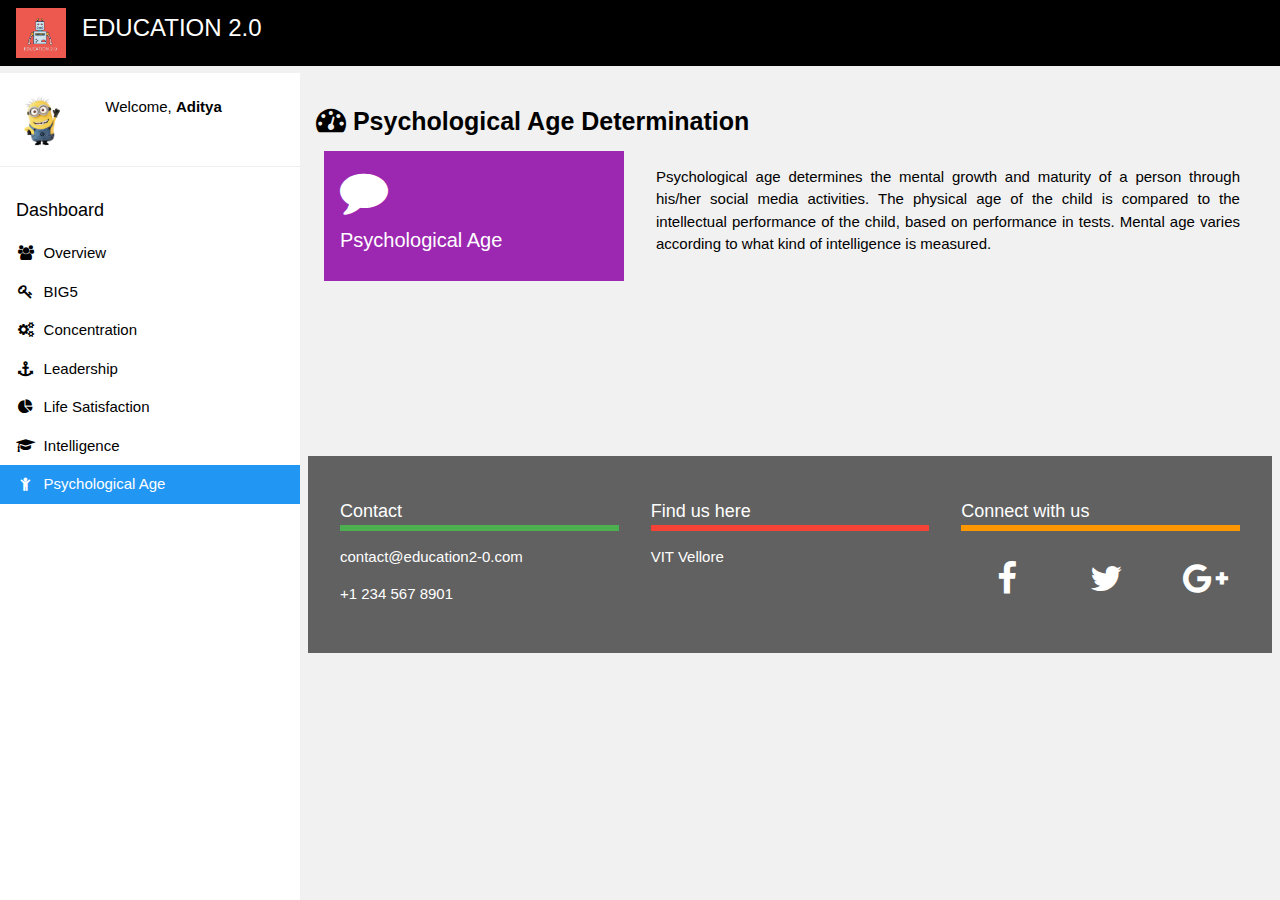
<file: psyAge.html>
<!DOCTYPE html>
<html>
<title>Education 2.0</title>
<meta charset="UTF-8">
<meta name="viewport" content="width=device-width, initial-scale=1">
<link rel="stylesheet" href="https://www.w3schools.com/w3css/4/w3.css">
<link rel="stylesheet" href="https://fonts.googleapis.com/css?family=Raleway">
<link rel="stylesheet" href="https://cdnjs.cloudflare.com/ajax/libs/font-awesome/4.7.0/css/font-awesome.min.css">
<style>
body{
  font-family: Helvetica;
  margin: 0%;
}
html,h1,h2,h3,h4,h5 {font-family: Helvetica;}
</style>
<body class="w3-light-grey">

<!-- Top container -->
<div class="w3-bar w3-top w3-black w3-large" style="z-index:4">
  <button class="w3-bar-item w3-button w3-hide-large w3-hover-none w3-hover-text-light-grey" onclick="w3_open();"><i class="fa fa-bars"></i>  Menu</button>
  <span class="w3-bar-item w3-left"><img src="3.png" style="height: 50px;width: 50px;"></span>
  <h3>EDUCATION 2.0</h3>
</div>

<!-- Sidebar/menu -->
<nav class="w3-sidebar w3-collapse w3-white w3-animate-left" style="z-index:3;width:300px;margin-top: 30px" id="mySidebar"><br>
  <div class="w3-container w3-row">
    <div class="w3-col s4">
      <img src="2.png" class="w3-circle w3-margin-right" style="width:50px">
    </div>
    <div class="w3-col s8 w3-bar">
      <span>Welcome, <strong>Aditya</strong></span><br>    </div>
  </div>
  <hr>
  <div class="w3-container">
    <h5>Dashboard</h5>
  </div>
  <div class="w3-bar-block">
    <a href="#" class="w3-bar-item w3-button w3-padding-16 w3-hide-large w3-dark-grey w3-hover-black" onclick="w3_close()" title="close menu"><i class="fa fa-remove fa-fw"></i>  Close Menu</a>

    <a href="page2.html" class="w3-bar-item w3-button w3-padding"><i class="fa fa-users fa-fw"></i>  Overview</a>
    <a href="BIG5.html" class="w3-bar-item w3-button w3-padding"><i class="fa fa-key fa-fw"></i>  BIG5</a>
    <a href="Concentration.html" class="w3-bar-item w3-button w3-padding"><i class="fa fa-cogs fa-fw"></i>  Concentration</a>
    <a href="lead.html" class="w3-bar-item w3-button w3-padding"><i class="fa fa-anchor fa-fw"></i>  Leadership</a>
    <a href="lifeSat.html" class="w3-bar-item w3-button w3-padding"><i class="fa fa-pie-chart fa-fw"></i>  Life Satisfaction</a>
    <a href="intelligence.html" class="w3-bar-item w3-button w3-padding"><i class="fa fa-mortar-board fa-fw"></i>  Intelligence</a>
    <a href="psyAge.html" class="w3-bar-item w3-button w3-padding w3-blue"><i class="fa fa-child fa-fw"></i>  Psychological Age</a>
    </div>
</nav>


<div class="w3-overlay w3-hide-large w3-animate-opacity" onclick="w3_close()" style="cursor:pointer" title="close side menu" id="myOverlay"></div>

<!-- !PAGE CONTENT! -->
<div class="w3-main" style="margin-left:300px;margin-top:43px;padding-bottom: 20px">

  <!-- Header -->
  <header class="w3-container" style="padding-top:50px">
    <h5 style="font-size: 25px;"><b><i class="fa fa-dashboard" style="font-size:30px;"></i> Psychological Age Determination</b></h5>
      
  </header>

  <div class="w3-row-padding w3-margin-bottom">
  
    <div class="w3-row-padding w3-margin-bottom">
	<div class="w3-third">
      <div class="w3-container w3-purple w3-padding-16">
        <div class="w3-left"><i class="fa fa-comment w3-xxxlarge"></i></div>
        <div class="w3-right">
          <h3></h3>
        </div>
        <div class="w3-clear"></div>
        <h4>Psychological Age</h4>
      </div>
    </div>
      <div class="w3-twothird">
      <div class="w3-container">
        <div class="w3-right">
        <p style="text-align: justify;">Psychological age determines the mental growth and maturity of a person through his/her social media activities. The physical age of the child is compared to the intellectual performance of the child, based on performance in tests. Mental age varies according to what kind of intelligence is measured.</p>
      </div>
      </div>     	
      </div>
  </div>
    <div style="margin-top: 175px;"></div>
  <div class="w3-container w3-dark-grey w3-padding-32">
    <div class="w3-row">
      <div class="w3-container w3-third">
        <h5 class="w3-bottombar w3-border-green">Contact</h5>
        <p>contact@education2-0.com</p>
        <p>+1 234 567 8901</p>
        <p></p>
      </div>
      <div class="w3-container w3-third">
        <h5 class="w3-bottombar w3-border-red">Find us here</h5>
        <p>VIT Vellore</p>
        <p></p>
        <p></p>
      </div>
      <div class="w3-container w3-third" >
        <h5 class="w3-bottombar w3-border-orange">Connect with us</h5>
        <div class="w3-container w3-third" >
        <a href="#" class="fa fa-facebook" style="padding: 20px;font-size: 35px;width: 30px;text-align: center;text-decoration: none;border-radius: 50%;"></a>
      </div>
        <div class="w3-container w3-third" >
        <a href="#" class="fa fa-twitter" style="padding: 20px;font-size: 35px;width: 30px;text-align: center;text-decoration: none;border-radius: 50%;"></a>
      </div>
        <div class="w3-container w3-third" >
        <a href="#" class="fa fa-google-plus" style="padding: 20px;font-size: 35px;width: 30px;text-align: center;text-decoration: none;border-radius: 50%;"></a>     
      </div>

      </div>
    </div>
  </div>
</div>

<script>
var mySidebar = document.getElementById("mySidebar");

var overlayBg = document.getElementById("myOverlay");

function w3_open() {
    if (mySidebar.style.display === 'block') {
        mySidebar.style.display = 'none';
        overlayBg.style.display = "none";
    } else {
        mySidebar.style.display = 'block';
        overlayBg.style.display = "block";
    }
}

function w3_close() {
    mySidebar.style.display = "none";
    overlayBg.style.display = "none";
}
</script>

</body>
</html>
</file>
<file: styles.css>
body {
  margin: 0;
  background: #000; 
  background: url('GIF3.gif');
  height: 100%;
  width: 100%;


}
#polina { 
  font-family: Agenda-Light, Agenda Light, Agenda, Arial Narrow, sans-serif;
  font-weight:100; 
  background: rgba(0,0,0,0.4);
  border: 1px solid #0066ff; 
  color: white;
  margin-top: 160px;
  width: 43%;
  padding: 2rem;
  margin-left: 400px;
  margin-right: 400px;
  font-size: 1.2rem;
}
h1{
  text-align: center;
  font-size: 3rem;
  text-transform: uppercase;
  margin-top: 0;
  letter-spacing: .3rem;
}

p {
  font-size: 1.5rem;
  text-align: center;
}

#polina button { 
  display: block;
  width: 80%;
  padding: .4rem;
  border: 1px solid #0066ff; 
  margin: 1rem auto; 
  font-size: 1.3rem;
  background: rgba(255,255,255,0.23);
  color: #fff;
  border-radius: 3px; 
  cursor: pointer;
  transition: .3s background;
}
#polina button:hover { 
   background: rgba(0,0,0,0.5);
}

#polina a:hover {
  display: inline-block;
  color: #fff;
  text-decoration: none;
  background:rgba(0,0,0,0.5);
  padding: .5rem;
  transition: .6s background; 
}
a:hover{
  text-decoration: none;
  color: #fff;
  background:rgba(0,0,0,0.9);
}
.button {
    background-color: rgba(255,255,255,0);
    border: none;
    color: white;
    padding: 5px 2px;
    text-align: center;
    text-decoration: none;
    display: inline-block;
    font-size: 18px;
}
</file>
